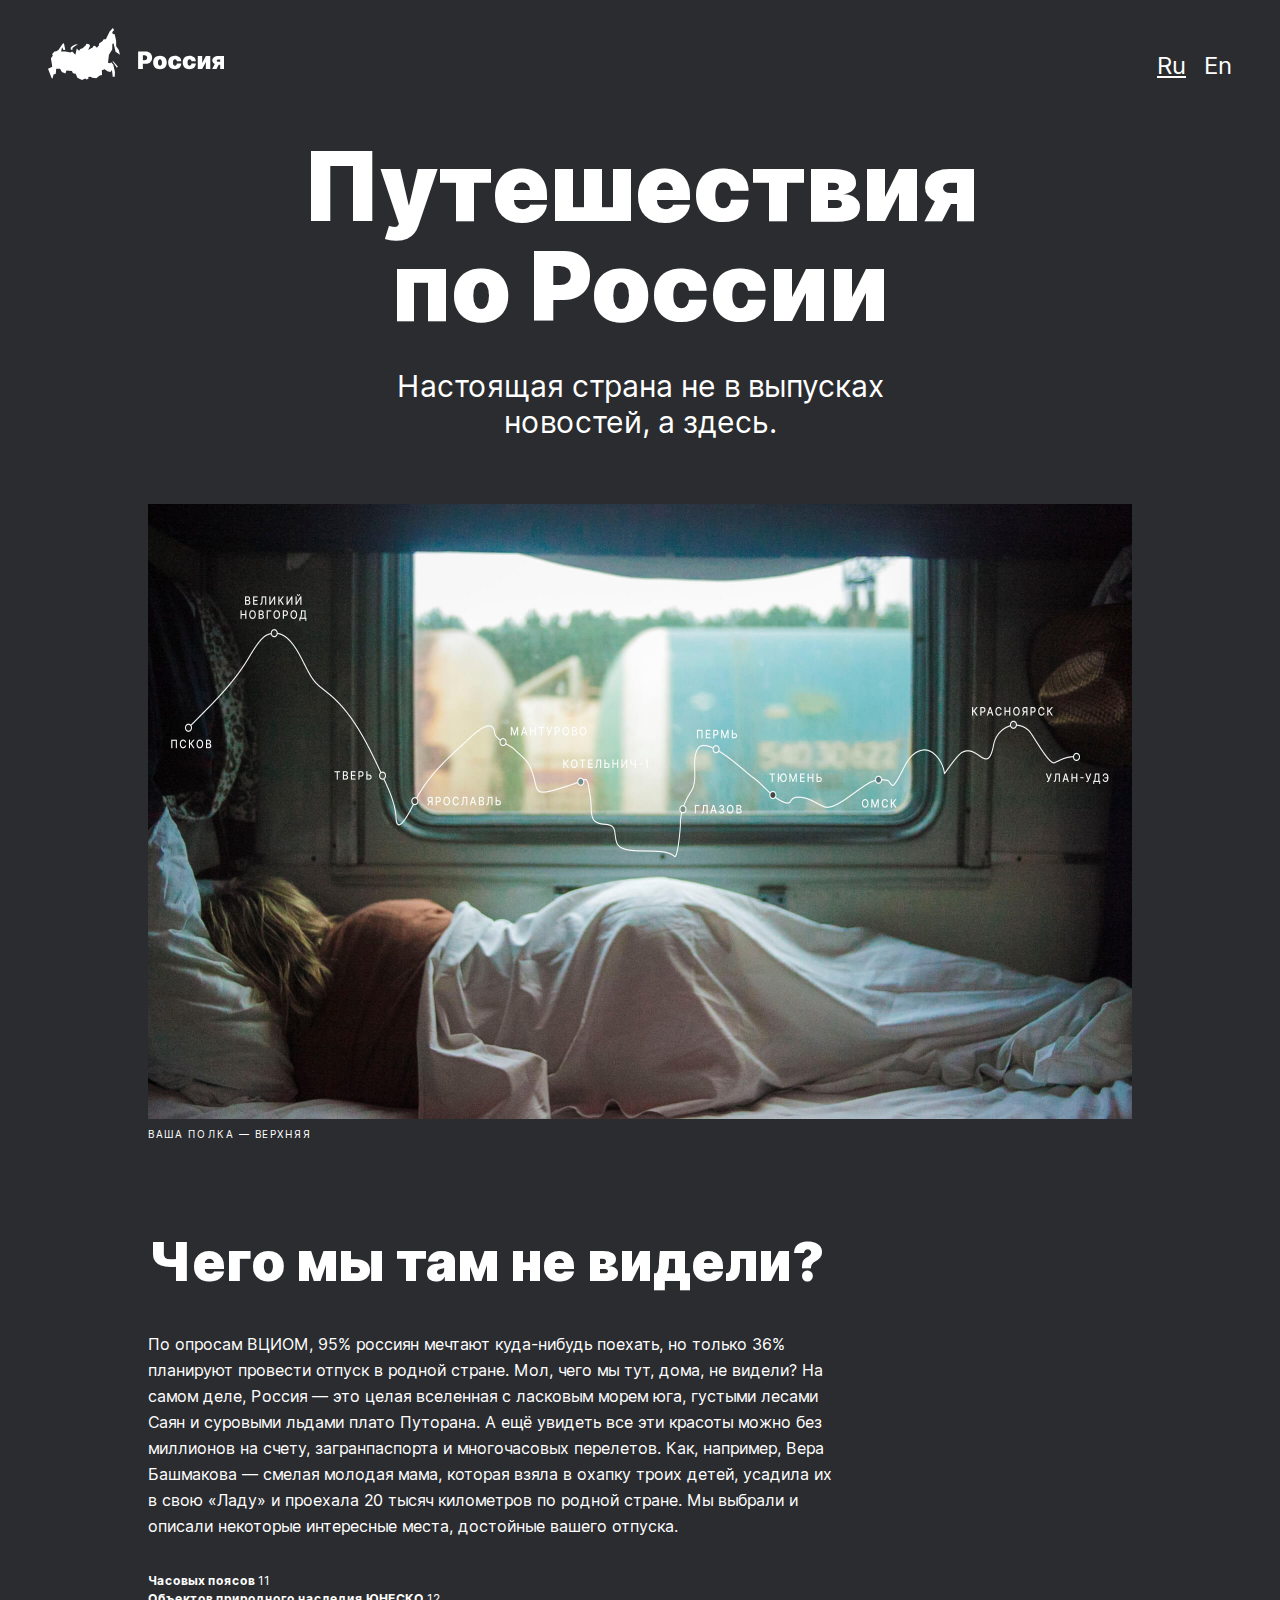
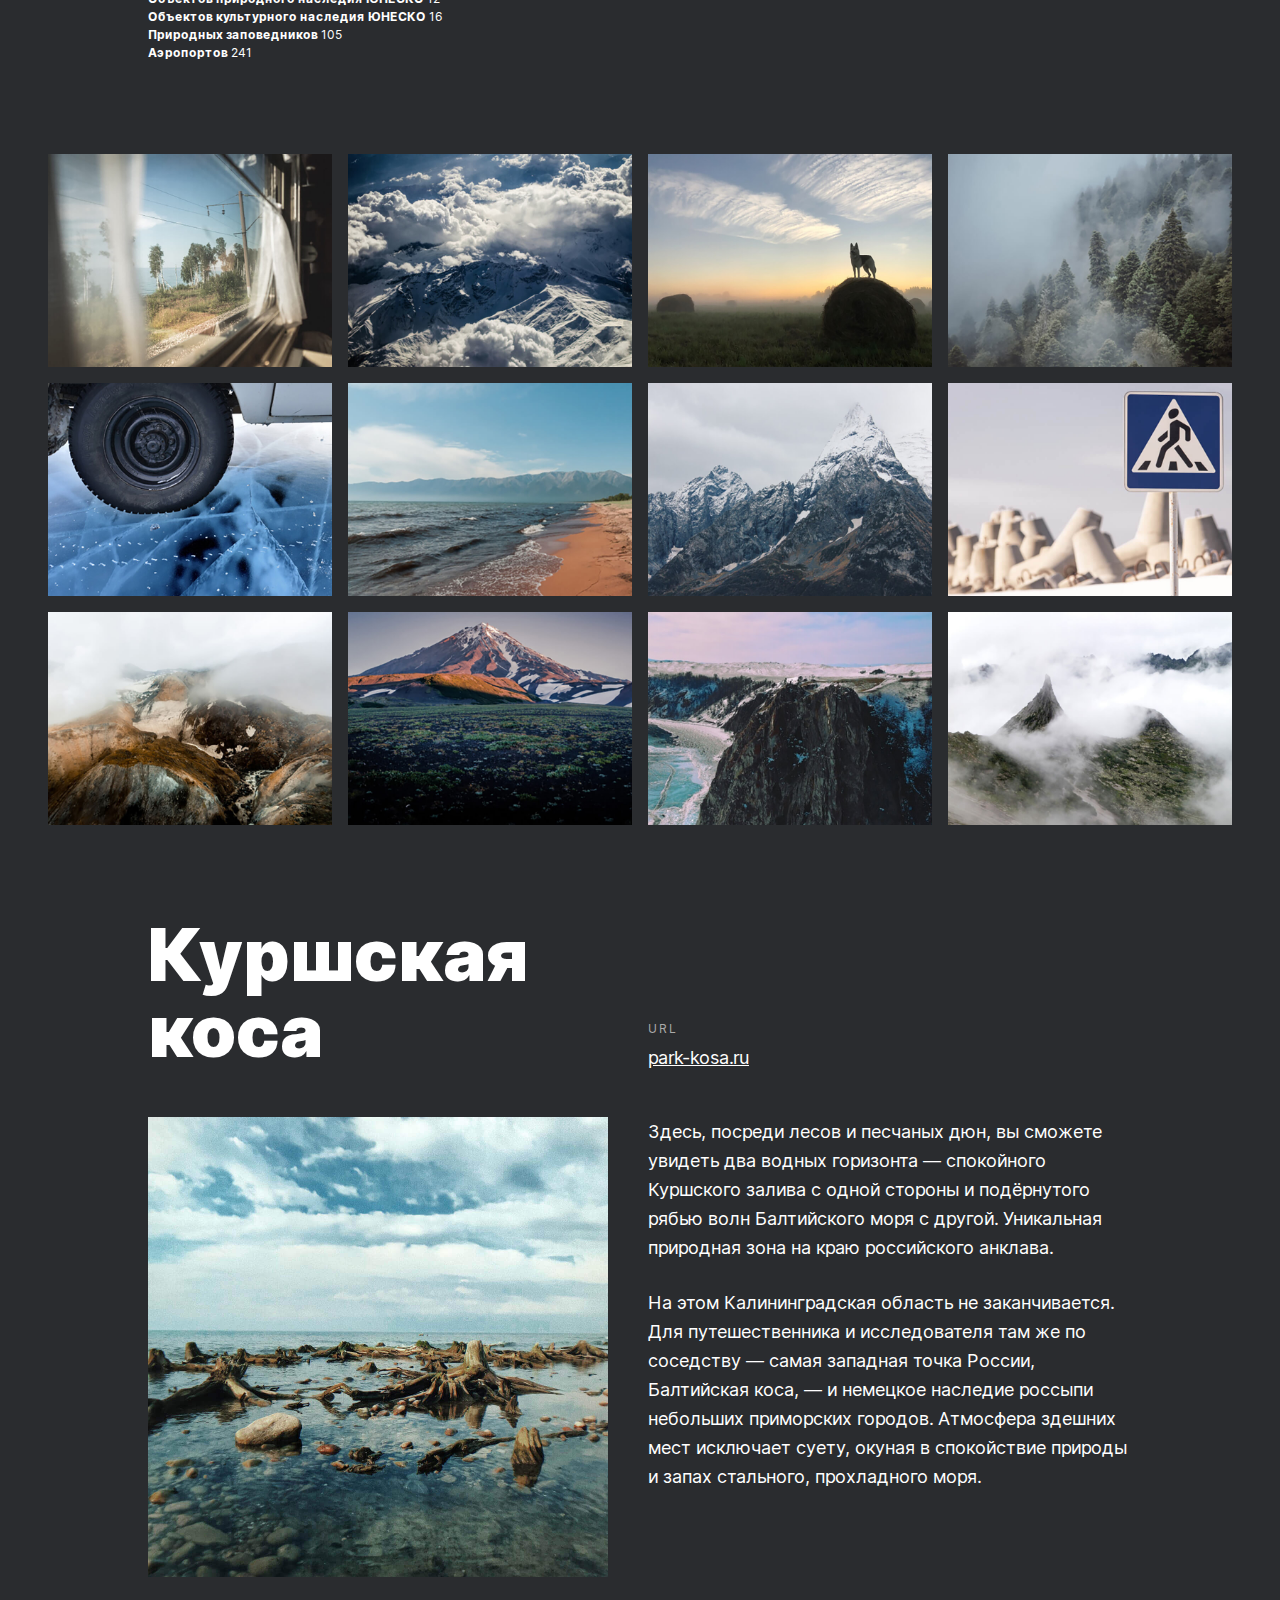
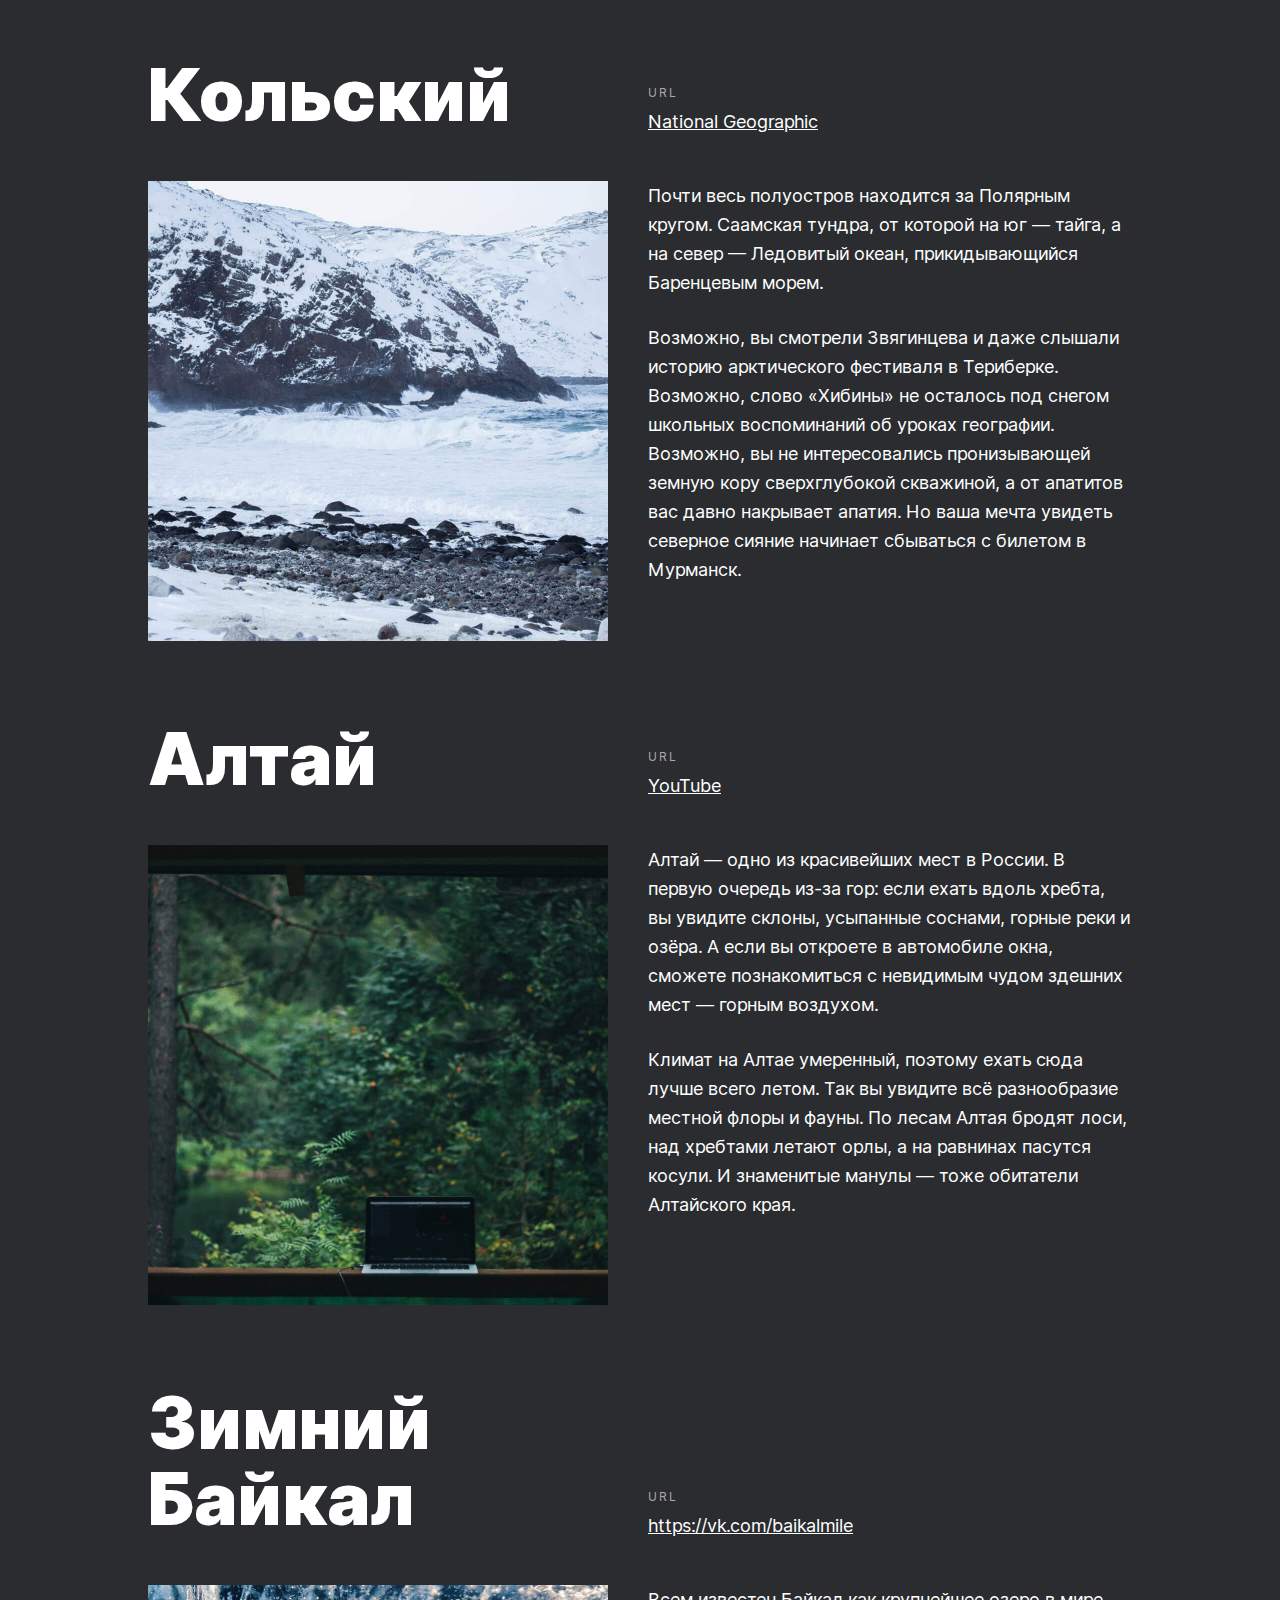
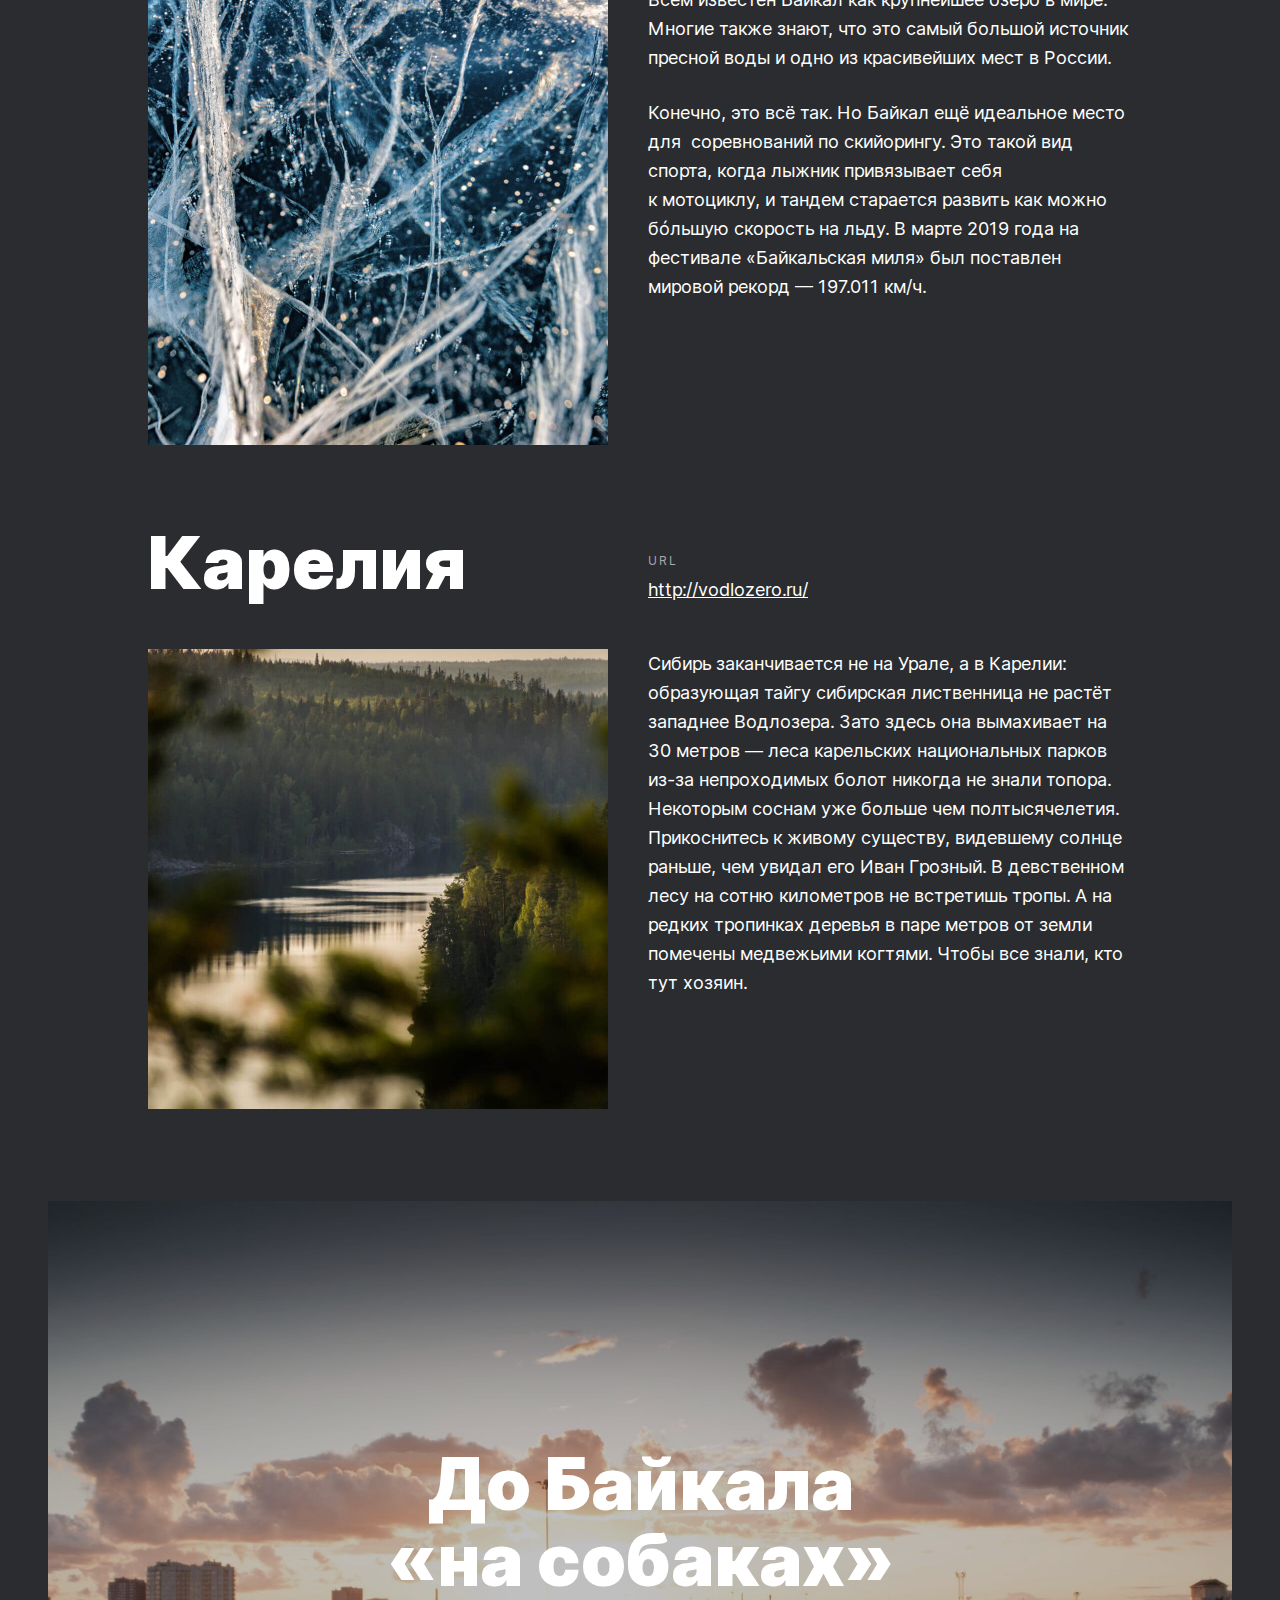
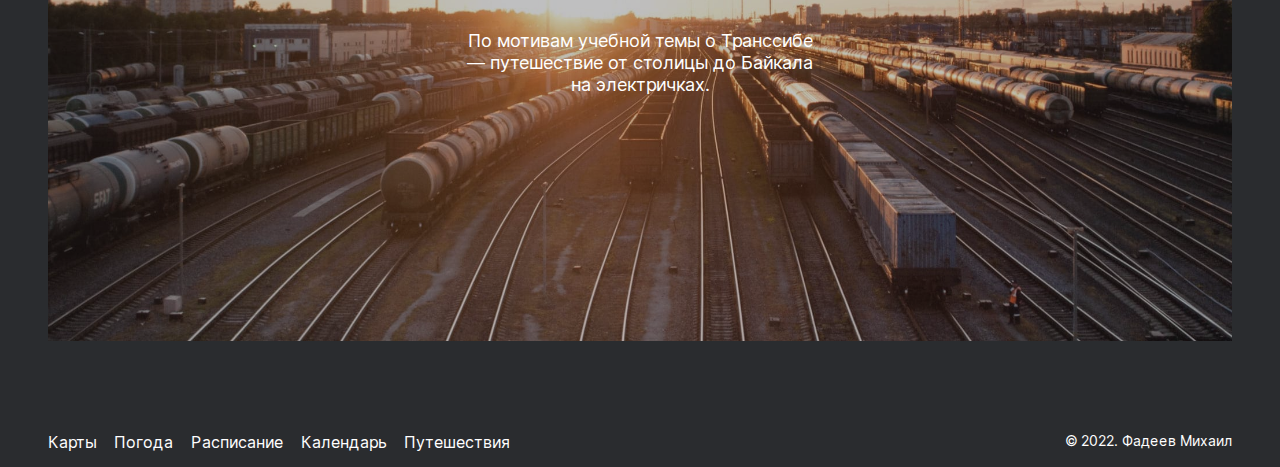
<file: index.html>
<!DOCTYPE html>
<html lang="ru">

<head>
    <meta charset="UTF-8">
    <meta name="viewport" content="width=device-width, initial-scale=1.0">

    <link rel="stylesheet" href="./pages/index.css">

    <title>Путешествия по России: адаптивная вёрстка</title>
</head>

<body class="wrapper">
    <div class="page">

        <header class="header">
            <div class="header__logo">
            </div>
            <div class="header__langueges">

                <a href="#" class="header__link header__link_active" target="#top">Ru</a>
                <a href="#" class="header__link" target="#top">En</a>
            </div>
        </header>
        <main>
            <section class="lead">
                <h1 class="lead__title">Путешествия по России</h1>
                <p class="lead__subtitle">Настоящая страна не в выпусках новостей, а здесь.</p>
                <figure class="lead__container">
                    <img class="lead__image" src="./images/lead-polka.jpg" alt="путешествие">
                    <figcaption class="lead__caption">ваша полка — верхняя</figcaption>
                </figure>
            </section>
            <section class="intro">
                <h2 class="intro__title">Чего мы там не видели?</h2>
                <p class="intro__text">По опросам ВЦИОМ, 95% россиян мечтают куда-нибудь поехать, но только 36%
                    планируют провести отпуск в родной стране. Мол, чего мы тут, дома, не видели? На самом деле,
                    Россия
                    — это целая вселенная с ласковым морем юга, густыми лесами Саян и суровыми льдами плато
                    Путорана. А
                    ещё увидеть все эти красоты можно без миллионов на счету, загранпаспорта и многочасовых
                    перелетов.
                    Как, например, Вера Башмакова — смелая молодая мама, которая взяла в охапку троих детей, усадила
                    их
                    в свою «Ладу» и проехала 20 тысяч километров по родной стране. Мы выбрали и описали некоторые
                    интересные места, достойные вашего отпуска.</p>
                <ul class="intro__list">
                    <li class="intro__list-text">Часовых поясов <span class="intro__style">11</span></li>
                    <li class="intro__list-text">Объектов природного наследия ЮНЕСКО <span
                            class="intro__style">12</span></li>
                    <li class="intro__list-text">Объектов культурного наследия ЮНЕСКО <span
                            class="intro__style">16</span></li>
                    <li class="intro__list-text">Природных заповедников <span class="intro__style">105</span>
                    </li>
                    <li class="intro__list-text">Аэропортов <span class="intro__style">241</span></li>
                </ul>
            </section>

            <section class="photo-grid">
                <img class="photo-grid__item" src="./images/photo-grid-train.jpg" alt="Вид из поезда">
                <img class="photo-grid__item" src="./images/photo-grid-atharva-tulsi.jpg" alt="Гора Уллу-Тау">
                <img class="photo-grid__item" src="./images/photo-grid-tuman.jpg" alt="Туман">
                <img class="photo-grid__item" src="./images/photo-grid-sochi.jpg" alt="Горный лес Сочи">
                <img class="photo-grid__item" src="./images/photo-grid-arisa.jpg" alt="Лёд">
                <img class="photo-grid__item" src="./images/photo-grid-baikal.jpg" alt="Байкал">
                <img class="photo-grid__item" src="./images/photo-grid-elbrus.jpg" alt="Эльбрус">
                <img class="photo-grid__item" src="./images/photo-grid-kondratiev.jpg" alt="Кондратьев">
                <img class="photo-grid__item" src="./images/photo-grid-kamchatka-1.jpg" alt="Комчатка">
                <img class="photo-grid__item" src="./images/photo-grid-kamchatka-2.jpg" alt="Комчатка">
                <img class="photo-grid__item" src="./images/photo-grid-baikal-2.jpg" alt="Байкал">
                <img class="photo-grid__item" src="./images/photo-grid-ergaki.jpg" alt="Ергаки">
            </section>
            <section class="places">
                <div class="places__card">
                    <h2 class="places__title">Куршская коса</h2>
                    <div class="places__links">
                        <p class="places__url">url</p>
                        <a href="http://park-kosa.ru" class="places__link" target="_blank">park-kosa.ru</a>
                    </div>
                    <img class="places__photo" src="./images/place-kosa.jpg" alt="Куршская коса">
                    <div>
                        <p class="places__text">Здесь, посреди лесов и песчаных дюн, вы сможете увидеть два водных
                            горизонта — спокойного Куршского залива с одной стороны и подёрнутого рябью волн Балтийского
                            моря с другой. Уникальная природная зона на краю российского анклава.
                        </p>
                        <p class="places__text">На этом Калининградская область не заканчивается. Для путешественника и
                            исследователя там же по соседству — самая западная точка России, Балтийская коса, — и
                            немецкое наследие россыпи небольших приморских городов. Атмосфера здешних мест исключает
                            суету, окуная в спокойствие природы и запах стального, прохладного моря.
                        </p>
                    </div>
                </div>
                <div class="places__card">
                    <h2 class="places__title">Кольский</h2>
                    <div class="places__links">
                        <p class="places__url">url</p>
                        <a href="https://yourshot.nationalgeographic.com/photos/?keywords=kolskiy" class="places__link"
                            target="_blank">National Geographic</a>
                    </div>
                    <img class="places__photo" src="./images/place-kolsky.jpg" alt="Кольский">
                    <div>
                        <p class="places__text">Почти весь полуостров находится за Полярным кругом. Саамская тундра, от
                            которой на юг —
                            тайга, а на север — Ледовитый океан, прикидывающийся Баренцевым морем.
                        </p>
                        <p class="places__text">Возможно, вы смотрели Звягинцева и даже слышали историю арктического
                            фестиваля в Териберке. Возможно, слово «Хибины» не осталось под снегом школьных воспоминаний
                            об уроках географии. Возможно, вы не интересовались пронизывающей земную кору сверхглубокой
                            скважиной, а от апатитов вас давно накрывает апатия. Но ваша мечта увидеть северное сияние
                            начинает сбываться с билетом
                            в Мурманск.
                        </p>
                    </div>
                </div>
                <div class="places__card">
                    <h2 class="places__title">Алтай</h2>
                    <div class="places__links">
                        <p class="places__url">url</p>
                        <a href="
                        https://www.youtube.com/watch?v=7ZEsoV7kWAQ
                        " class="places__link" target="_blank">YouTube</a>
                    </div>
                    <img class="places__photo" src="./images/place-altai.jpg" alt="Алтай">
                    <div>
                        <p class="places__text">Алтай — одно из красивейших мест в России.
                            В первую очередь из-за гор: если ехать вдоль хребта, вы увидите склоны, усыпанные соснами,
                            горные реки и озёра. А если вы откроете в автомобиле окна, сможете познакомиться с невидимым
                            чудом здешних мест — горным воздухом.
                        </p>
                        <p class="places__text">Климат на Алтае умеренный, поэтому ехать сюда лучше всего летом. Так вы
                            увидите всё разнообразие местной флоры и фауны. По лесам Алтая бродят лоси, над хребтами
                            летают орлы, а на равнинах пасутся косули. И знаменитые манулы — тоже обитатели Алтайского
                            края.
                        </p>
                    </div>
                </div>
                <div class="places__card">
                    <h2 class="places__title">Зимний Байкал</h2>
                    <div class="places__links">
                        <p class="places__url">url</p>
                        <a href="
                        https://vk.com/baikalmile" class="places__link" target="_blank">https://vk.com/baikalmile</a>
                    </div>
                    <img class="places__photo" src="./images/place-winter-baikal.jpg" alt="Зимний Байкал">
                    <div>
                        <p class="places__text">Всем известен Байкал как крупнейшее озеро
                            в мире. Многие также знают, что это самый большой источник пресной воды и одно из
                            красивейших мест в России.
                        </p>
                        <p class="places__text">Конечно, это всё так. Но Байкал ещё идеальное место для 
                            соревнований по скийорингу. Это такой вид спорта, когда лыжник привязывает себя
                            к мотоциклу, и тандем старается развить как можно бóльшую скорость на льду. В марте 2019
                            года на
                            фестивале «Байкальская миля» был поставлен мировой рекорд — 197.011 км/ч.

                        </p>
                    </div>
                </div>
                <div class="places__card">
                    <h2 class="places__title">Карелия</h2>
                    <div class="places__links">
                        <p class="places__url">url</p>
                        <a href="
                        http://vodlozero.ru" class="places__link" target="_blank">http://vodlozero.ru/</a>
                    </div>
                    <img class="places__photo" src="./images/place-karelia.jpg" alt="Карелия">
                    <div>
                        <p class="places__text">Сибирь заканчивается не на Урале, а в Карелии: образующая тайгу
                            сибирская
                            лиственница не растёт западнее Водлозера. Зато здесь она вымахивает на 30 метров — леса
                            карельских национальных парков из-за непроходимых болот никогда не знали топора. Некоторым
                            соснам уже больше чем полтысячелетия. Прикоснитесь к живому существу, видевшему солнце
                            раньше, чем увидал его Иван Грозный.
                            В девственном лесу на сотню километров не встретишь тропы. А на редких тропинках деревья
                            в паре метров от земли помечены медвежьими когтями. Чтобы все знали, кто тут хозяин.
                        </p>
                    </div>
                </div>
            </section>
            <section class="cover">

                <a href="
                https://stampsy.com/na-elektrichkakh-do-baikala" target="_blank" class="cover__content">

                    <h2 class="cover__title">До Байкала «на собаках»</h2>
                    <p class="cover__subtitle">По мотивам учебной темы о Транссибе — путешествие от столицы до Байкала
                        на электричках.</p>
                </a>
            </section>
        </main>
        <footer class="footer">
            <nav class="">
                <ul class="footer__links-container">
                    <li class="footer__links"><a href="
                    https://yandex.ru/maps" class="footer__link" target="_blank">Карты</a></li>
                    <li class="footer__links"><a href="
                    https://yandex.ru/pogoda" class="footer__link" target="_blank">Погода</a></li>
                    <li class="footer__links"><a href="
                    https://rasp.yandex.ru" class="footer__link" target="_blank">Расписание</a></li>
                    <li class="footer__links"><a href="
                    https://calendar.yandex.ru" class="footer__link" target="_blank">Календарь</a></li>
                    <li class="footer__links"><a href="
                    https://travel.yandex.ru" class="footer__link" target="_blank">Путешествия</a></li>
                </ul>
            </nav>
            <p class="footer__author">&copy; 2022. Фадеев Михаил</p>
        </footer>
    </div>
</body>

</html>
</file>
<file: pages/index.css>
@import url(../vendor/normalize.css);
@import url(../fonts/inter-black.css);
@import url(../fonts/inter-bold.css);
@import url(../fonts/inter-regular.css);
@import url(../blocks/wrapper/wrapper.css);
@import url(../blocks/page/page.css);
@import url(../blocks/header/header.css);
@import url(../blocks/header/__langueges/header__langueges.css);
@import url(../blocks/header/__link/header__link.css);
@import url(../blocks/header/__link/_active/header__link_active.css);
@import url(../blocks/header/__logo/header__logo.css);
@import url(../blocks/lead/__container/lead__container.css);
@import url(../blocks/lead/__title/lead__title.css);
@import url(../blocks/lead/__subtitle/lead__subtitle.css);
@import url(../blocks/lead/__image/lead__image.css);
@import url(../blocks/lead/__caption/lead__caption.css);
@import url(../blocks/intro/intro.css);
@import url(../blocks/intro/__title/intro__title.css);
@import url(../blocks/intro/__text/intro__text.css);
@import url(../blocks/intro/__list/intro__list.css);
@import url(../blocks/intro/__list-text/intro__list-text.css);
@import url(../blocks/intro/__style/intro__style.css);
@import url(../blocks/photo-grid/photo-grid.css);
@import url(../blocks/photo-grid/__item/photo-grid__item.css);
@import url(../blocks/places/places.css);
@import url(../blocks/places/__card/places__card.css);
@import url(../blocks/places/__title/places__title.css);
@import url(../blocks/places/__url/places__url.css);
@import url(../blocks/places/__links/places__links.css);
@import url(../blocks/places/__link/places__link.css);
@import url(../blocks/places/__photo/places__photo.css);
@import url(../blocks/places/__text/places__text.css);
@import url(../blocks/cover/cover.css);
@import url(../blocks/cover/__content/cover__content.css);
@import url(../blocks/cover/__title/cover__title.css);
@import url(../blocks/cover/__subtitle/cover__subtitle.css);
@import url(../blocks/footer/footer.css);
@import url(../blocks/footer/__links/footer__links.css);
@import url(../blocks/footer/__link/footer__link.css);
@import url(../blocks/footer/__links-container/footer__links-container.css);
@import url(../blocks/footer/__author/footer__author.css);
</file>
